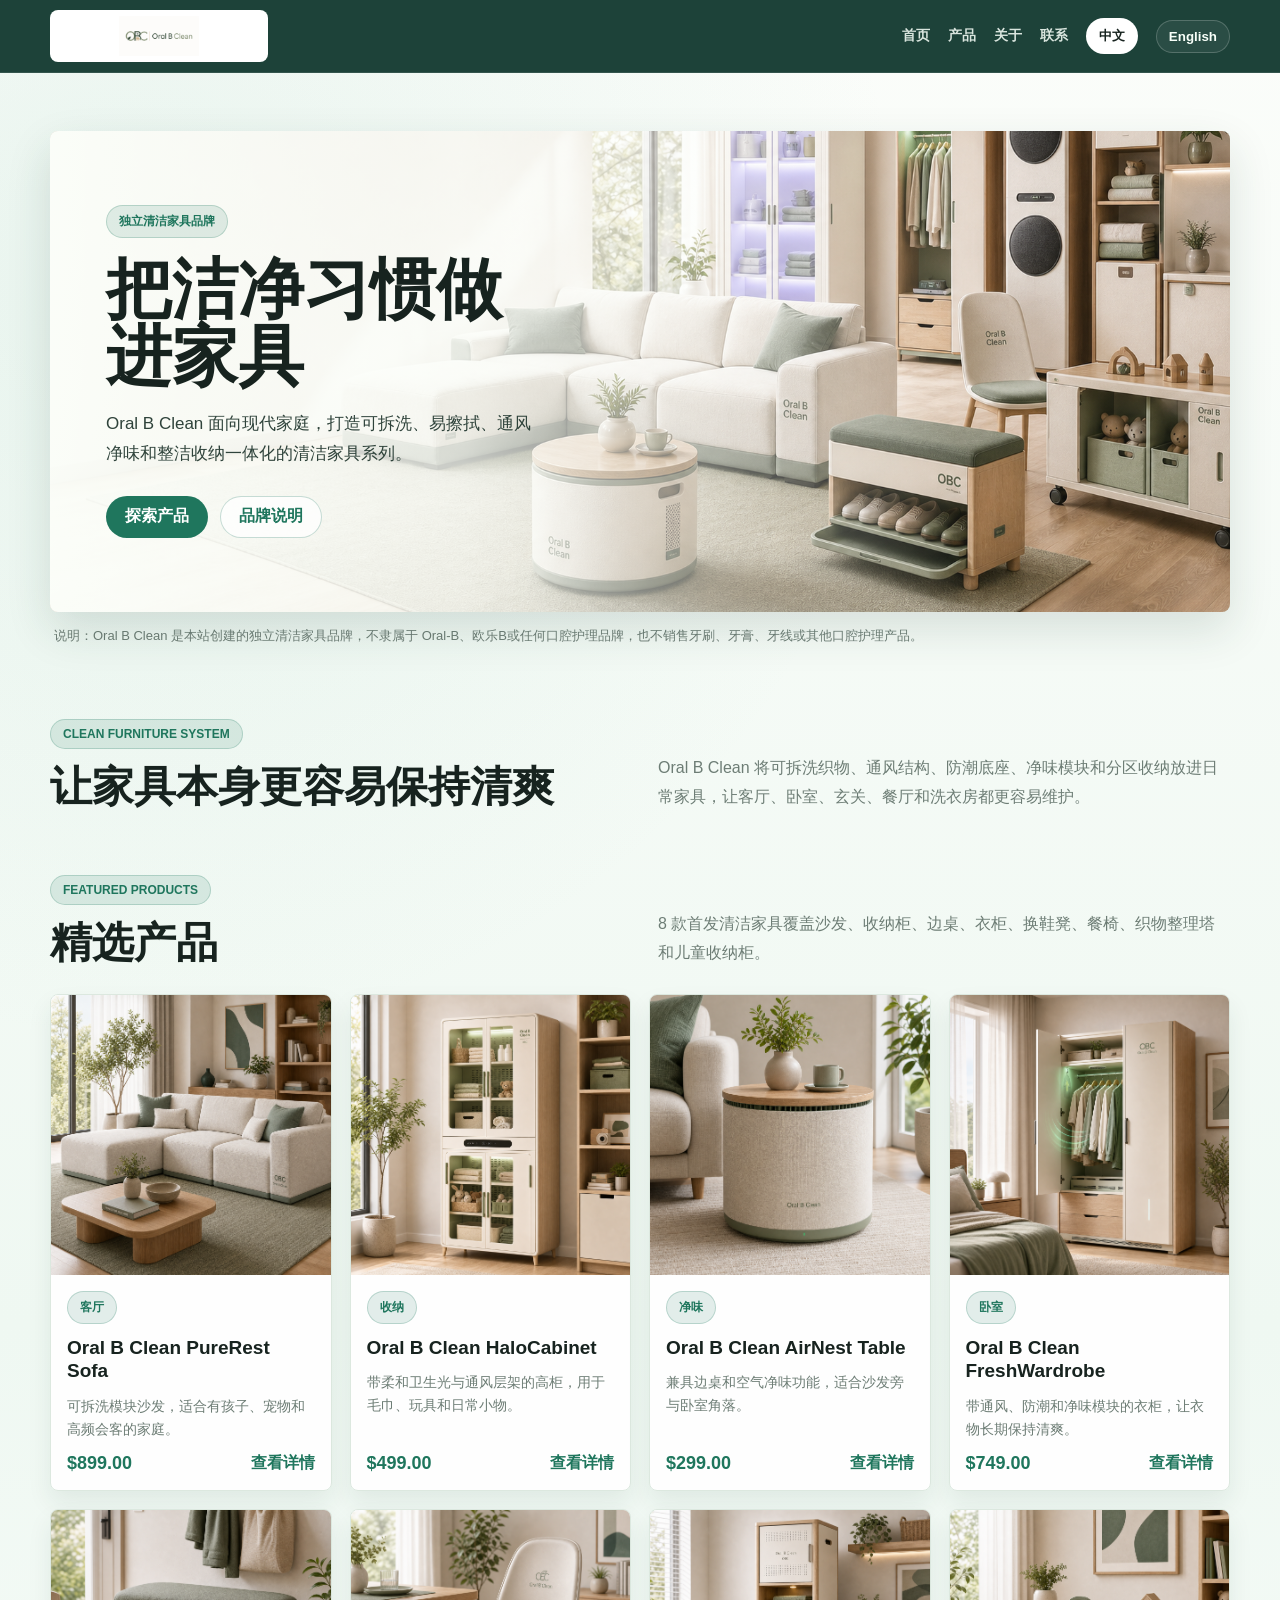
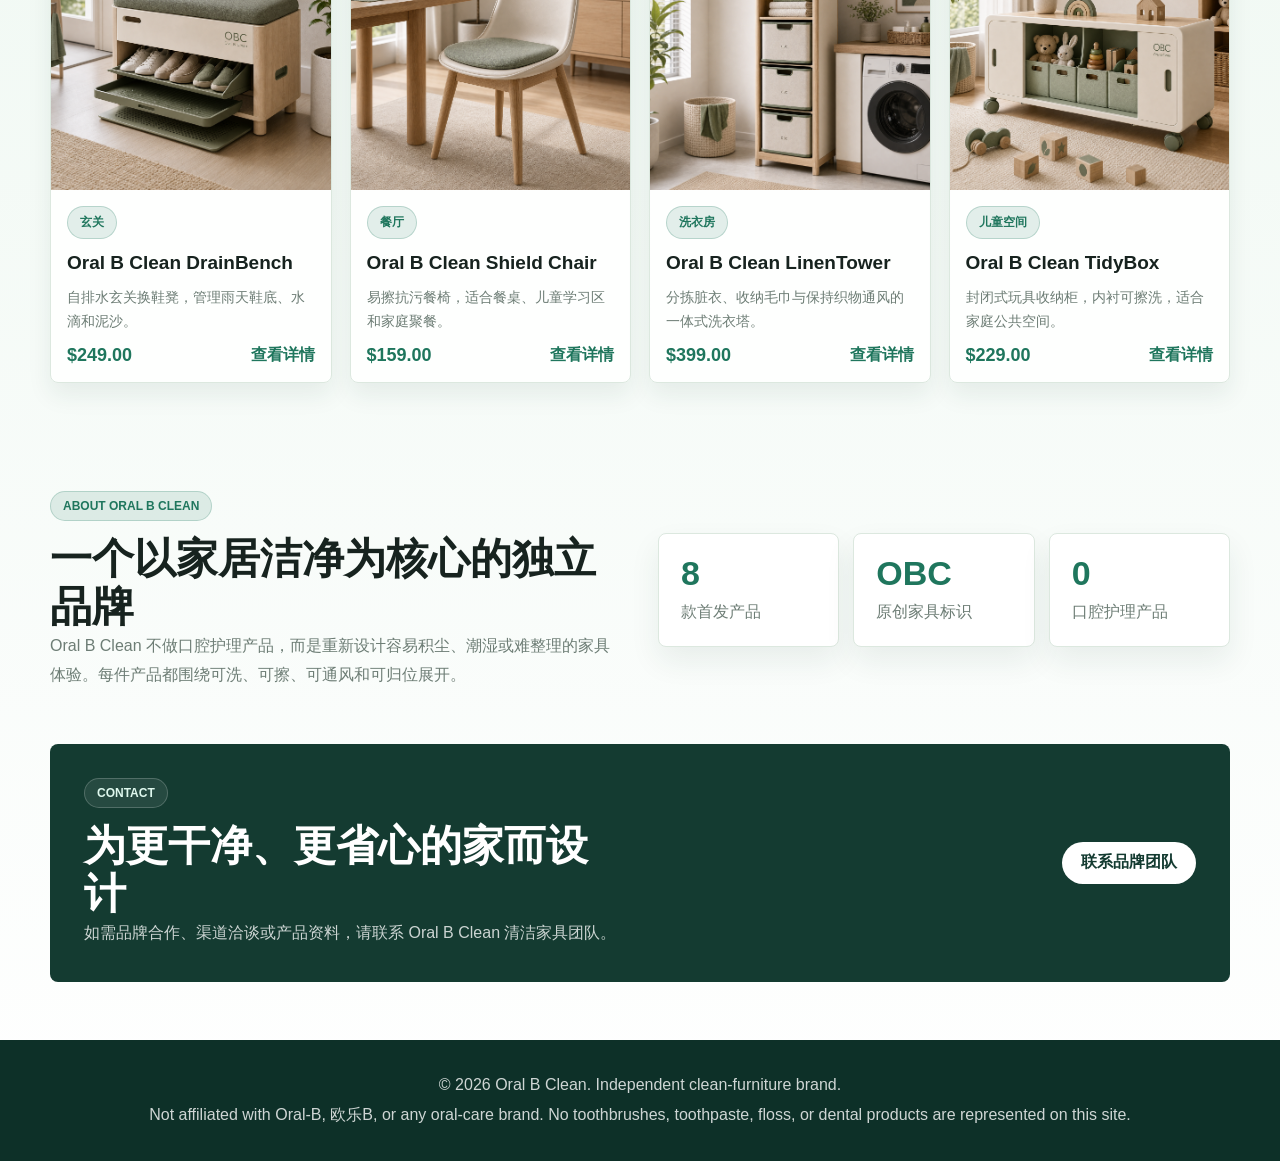
<file: index.html>
<!DOCTYPE html>
<html lang="zh-CN">
<head>
  <meta charset="UTF-8">
  <meta name="viewport" content="width=device-width, initial-scale=1.0">
  <title>Oral B Clean | Independent Clean Furniture</title>
  <meta name="description" content="Oral B Clean is an independent clean-furniture brand for washable, ventilated, easy-care home furniture.">
  <link rel="stylesheet" href="style.css">
</head>
<body>
  <header class="site-header">
    <nav class="nav-shell" aria-label="Primary navigation">
      <a class="brand-lockup" href="index.html" aria-label="Oral B Clean home">
        <img src="assets/oral-b-clean-logo.png" alt="Oral B Clean logo">
      </a>
      <div class="nav-links">
        <a href="#home" data-i18n="nav.home">首页</a>
        <a href="#products" data-i18n="nav.products">产品</a>
        <a href="#about" data-i18n="nav.about">关于</a>
        <a href="#contact" data-i18n="nav.contact">联系</a>
        <button class="lang-toggle active" type="button" data-lang="zh">中文</button>
        <button class="lang-toggle" type="button" data-lang="en">English</button>
      </div>
    </nav>
  </header>

  <main>
    <section class="hero-section" id="home">
      <div class="hero-card">
        <img class="hero-image" src="assets/hero-banner.png" alt="Oral B Clean furniture collection">
        <div class="hero-copy">
          <span class="eyebrow" data-i18n="hero.eyebrow">独立清洁家具品牌</span>
          <h1 data-i18n="hero.title">把洁净习惯做进家具</h1>
          <p data-i18n="hero.body">Oral B Clean 面向现代家庭，打造可拆洗、易擦拭、通风净味和整洁收纳一体化的清洁家具系列。</p>
          <div class="hero-actions">
            <a class="primary-btn" href="#products" data-i18n="hero.ctaProducts">探索产品</a>
            <a class="secondary-btn" href="#about" data-i18n="hero.ctaAbout">品牌说明</a>
          </div>
        </div>
      </div>
      <p class="brand-note" data-i18n="hero.note">说明：Oral B Clean 是本站创建的独立清洁家具品牌，不隶属于 Oral-B、欧乐B或任何口腔护理品牌，也不销售牙刷、牙膏、牙线或其他口腔护理产品。</p>
    </section>

    <section class="intro-band">
      <div class="intro-grid">
        <div>
          <span class="section-kicker" data-i18n="intro.kicker">Clean Furniture System</span>
          <h2 data-i18n="intro.title">让家具本身更容易保持清爽</h2>
        </div>
        <p data-i18n="intro.body">Oral B Clean 将可拆洗织物、通风结构、防潮底座、净味模块和分区收纳放进日常家具，让客厅、卧室、玄关、餐厅和洗衣房都更容易维护。</p>
      </div>
    </section>

    <section class="products-section" id="products">
      <div class="section-heading">
        <div>
          <span class="section-kicker" data-i18n="products.kicker">Featured Products</span>
          <h2 data-i18n="products.title">精选产品</h2>
        </div>
        <p data-i18n="products.body">8 款首发清洁家具覆盖沙发、收纳柜、边桌、衣柜、换鞋凳、餐椅、织物整理塔和儿童收纳柜。</p>
      </div>
      <div class="product-grid" id="productGrid" aria-live="polite"></div>
    </section>

    <section class="about-section" id="about">
      <div class="about-copy">
        <span class="section-kicker" data-i18n="about.kicker">About Oral B Clean</span>
        <h2 data-i18n="about.title">一个以家居洁净为核心的独立品牌</h2>
        <p data-i18n="about.body">Oral B Clean 不做口腔护理产品，而是重新设计容易积尘、潮湿或难整理的家具体验。每件产品都围绕可洗、可擦、可通风和可归位展开。</p>
      </div>
      <div class="stats-panel" aria-label="Brand highlights">
        <div>
          <strong>8</strong>
          <span data-i18n="about.statProducts">款首发产品</span>
        </div>
        <div>
          <strong>OBC</strong>
          <span data-i18n="about.statIdentity">原创家具标识</span>
        </div>
        <div>
          <strong>0</strong>
          <span data-i18n="about.statDental">口腔护理产品</span>
        </div>
      </div>
    </section>

    <section class="contact-section" id="contact">
      <div>
        <span class="section-kicker" data-i18n="contact.kicker">Contact</span>
        <h2 data-i18n="contact.title">为更干净、更省心的家而设计</h2>
        <p data-i18n="contact.body">如需品牌合作、渠道洽谈或产品资料，请联系 Oral B Clean 清洁家具团队。</p>
      </div>
      <a class="primary-btn" href="mailto:hello@oral-b-clean-home.example" data-i18n="contact.cta">联系品牌团队</a>
    </section>
  </main>

  <footer class="site-footer">
    <p data-i18n="footer.copy">© 2026 Oral B Clean. Independent clean-furniture brand.</p>
    <p data-i18n="footer.note">Not affiliated with Oral-B, 欧乐B, or any oral-care brand. No toothbrushes, toothpaste, floss, or dental products are represented on this site.</p>
  </footer>

  <script src="product-data.js"></script>
  <script src="site.js"></script>
</body>
</html>
</file>
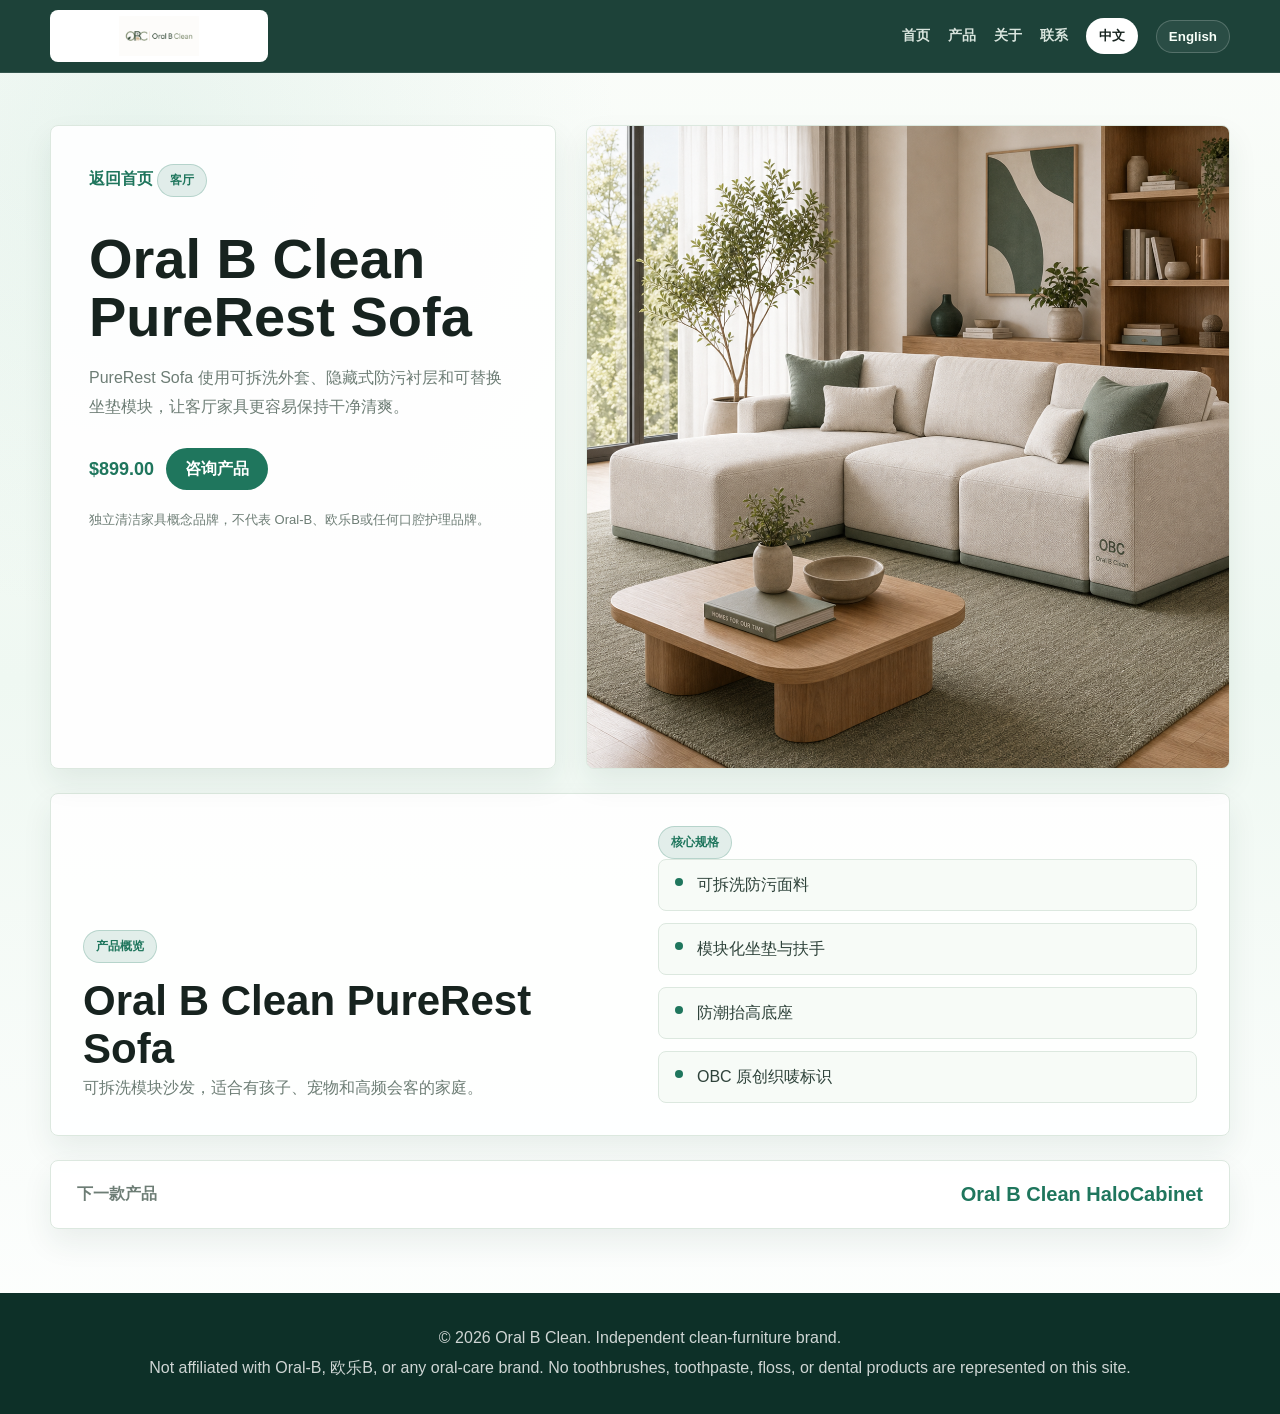
<file: product1.html>
<!DOCTYPE html>
<html lang="zh-CN">
<head>
  <meta charset="UTF-8">
  <meta name="viewport" content="width=device-width, initial-scale=1.0">
  <title>Oral B Clean Product | Independent Clean Furniture</title>
  <meta name="description" content="Oral B Clean independent clean-furniture product detail page.">
  <link rel="stylesheet" href="style.css">
</head>
<body>
  <header class="site-header">
    <nav class="nav-shell" aria-label="Primary navigation">
      <a class="brand-lockup" href="index.html" aria-label="Oral B Clean home">
        <img src="assets/oral-b-clean-logo.png" alt="Oral B Clean logo">
      </a>
      <div class="nav-links">
        <a href="index.html#home" data-i18n="nav.home">首页</a>
        <a href="index.html#products" data-i18n="nav.products">产品</a>
        <a href="index.html#about" data-i18n="nav.about">关于</a>
        <a href="index.html#contact" data-i18n="nav.contact">联系</a>
        <button class="lang-toggle active" type="button" data-lang="zh">中文</button>
        <button class="lang-toggle" type="button" data-lang="en">English</button>
      </div>
    </nav>
  </header>
  <main class="detail-wrap" data-product-detail="1"></main>
  <footer class="site-footer">
    <p data-i18n="footer.copy">© 2026 Oral B Clean. Independent clean-furniture brand.</p>
    <p data-i18n="footer.note">Not affiliated with Oral-B, 欧乐B, or any oral-care brand. No toothbrushes, toothpaste, floss, or dental products are represented on this site.</p>
  </footer>
  <script src="product-data.js"></script>
  <script src="site.js"></script>
</body>
</html>
</file>
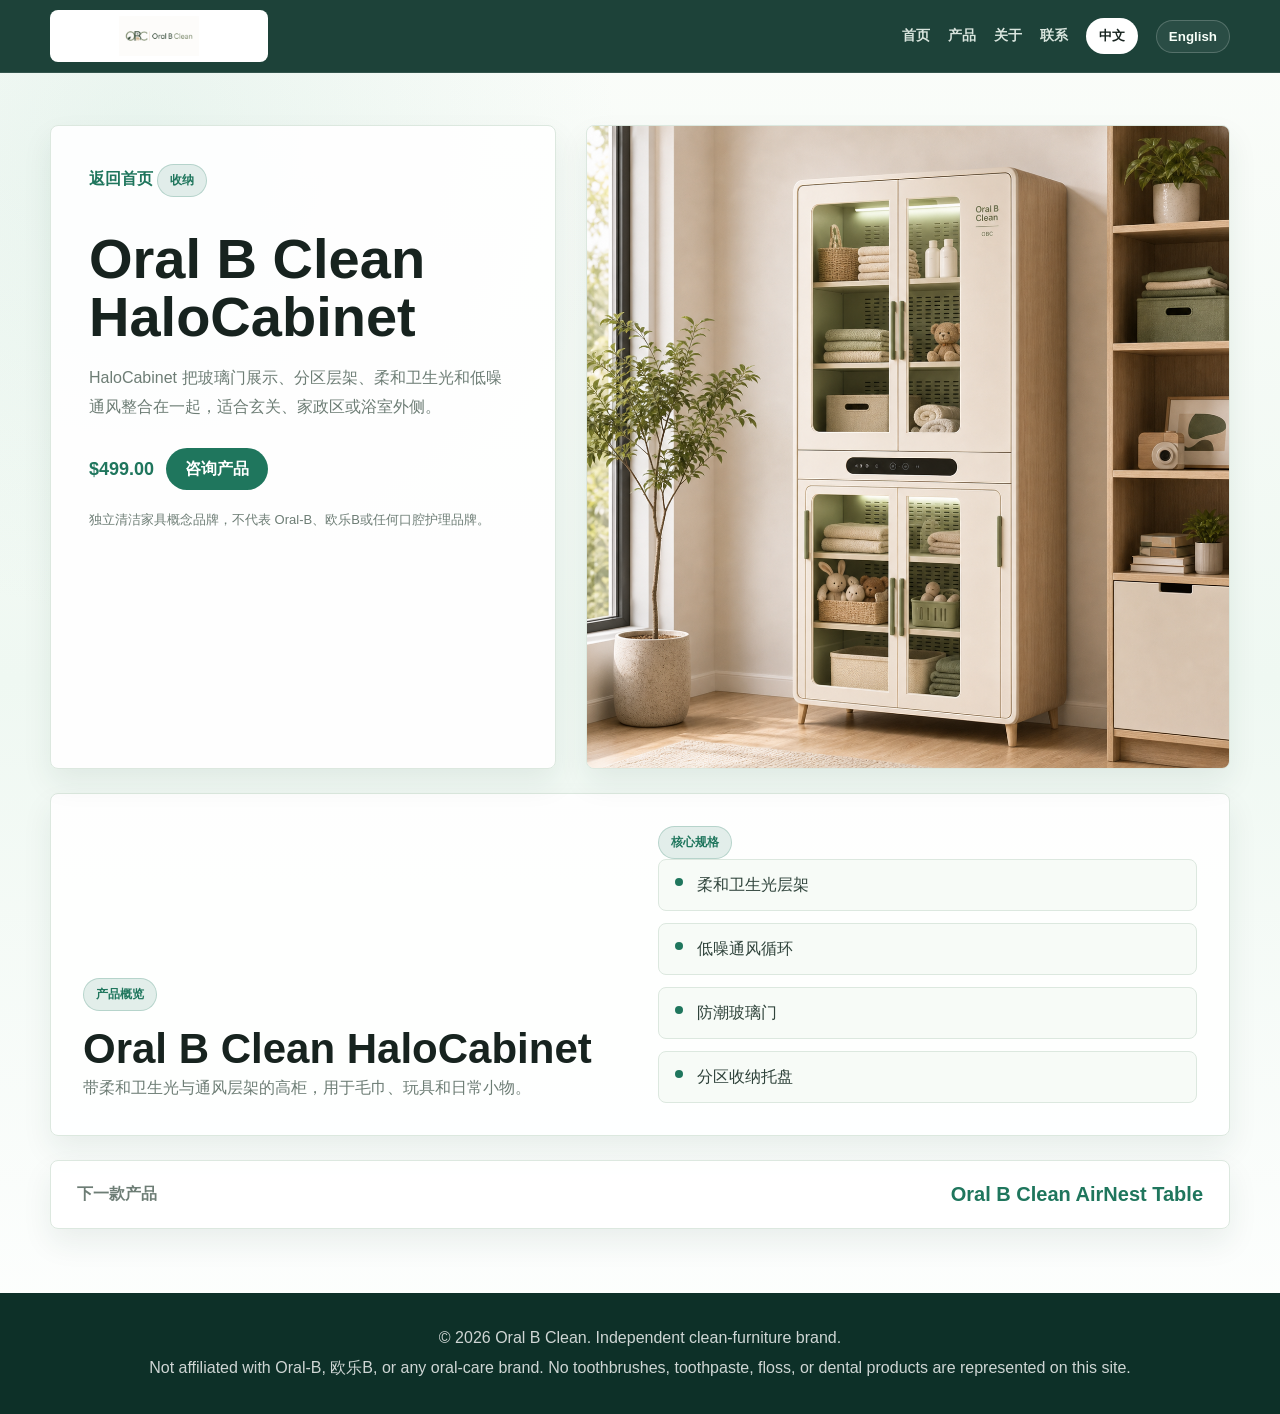
<file: product2.html>
<!DOCTYPE html>
<html lang="zh-CN">
<head>
  <meta charset="UTF-8">
  <meta name="viewport" content="width=device-width, initial-scale=1.0">
  <title>Oral B Clean Product | Independent Clean Furniture</title>
  <meta name="description" content="Oral B Clean independent clean-furniture product detail page.">
  <link rel="stylesheet" href="style.css">
</head>
<body>
  <header class="site-header">
    <nav class="nav-shell" aria-label="Primary navigation">
      <a class="brand-lockup" href="index.html" aria-label="Oral B Clean home">
        <img src="assets/oral-b-clean-logo.png" alt="Oral B Clean logo">
      </a>
      <div class="nav-links">
        <a href="index.html#home" data-i18n="nav.home">首页</a>
        <a href="index.html#products" data-i18n="nav.products">产品</a>
        <a href="index.html#about" data-i18n="nav.about">关于</a>
        <a href="index.html#contact" data-i18n="nav.contact">联系</a>
        <button class="lang-toggle active" type="button" data-lang="zh">中文</button>
        <button class="lang-toggle" type="button" data-lang="en">English</button>
      </div>
    </nav>
  </header>
  <main class="detail-wrap" data-product-detail="2"></main>
  <footer class="site-footer">
    <p data-i18n="footer.copy">© 2026 Oral B Clean. Independent clean-furniture brand.</p>
    <p data-i18n="footer.note">Not affiliated with Oral-B, 欧乐B, or any oral-care brand. No toothbrushes, toothpaste, floss, or dental products are represented on this site.</p>
  </footer>
  <script src="product-data.js"></script>
  <script src="site.js"></script>
</body>
</html>
</file>
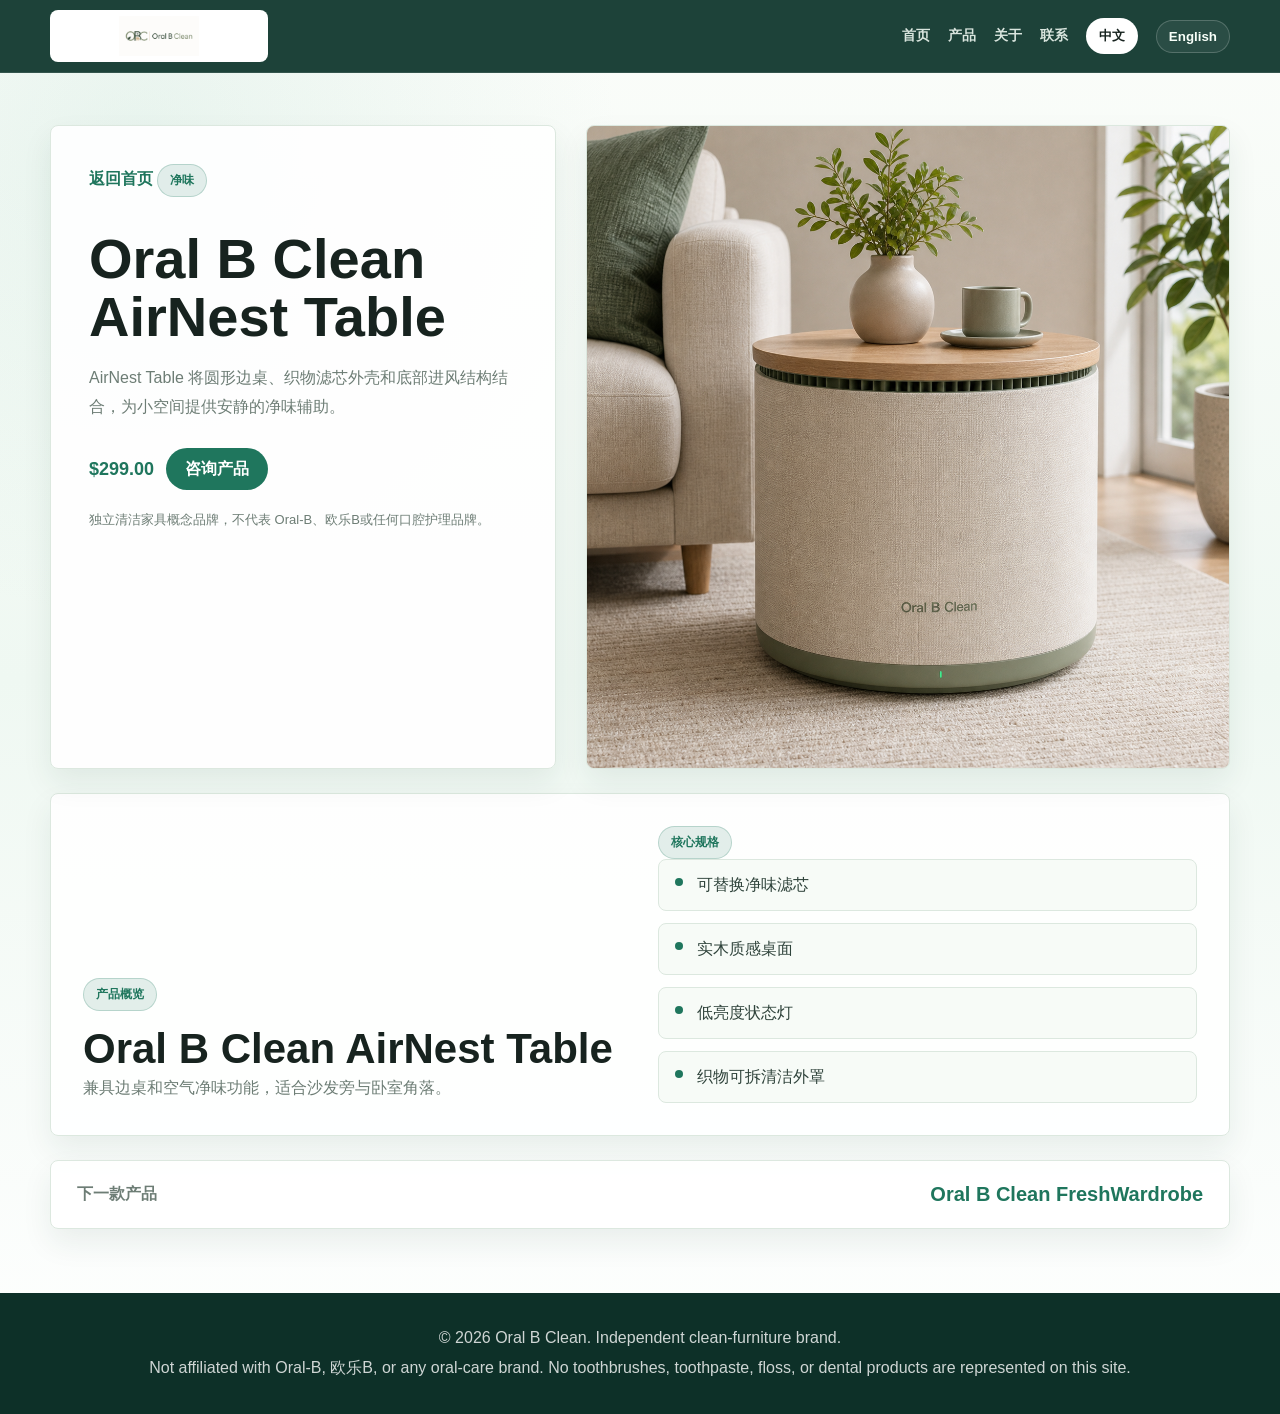
<file: product3.html>
<!DOCTYPE html>
<html lang="zh-CN">
<head>
  <meta charset="UTF-8">
  <meta name="viewport" content="width=device-width, initial-scale=1.0">
  <title>Oral B Clean Product | Independent Clean Furniture</title>
  <meta name="description" content="Oral B Clean independent clean-furniture product detail page.">
  <link rel="stylesheet" href="style.css">
</head>
<body>
  <header class="site-header">
    <nav class="nav-shell" aria-label="Primary navigation">
      <a class="brand-lockup" href="index.html" aria-label="Oral B Clean home">
        <img src="assets/oral-b-clean-logo.png" alt="Oral B Clean logo">
      </a>
      <div class="nav-links">
        <a href="index.html#home" data-i18n="nav.home">首页</a>
        <a href="index.html#products" data-i18n="nav.products">产品</a>
        <a href="index.html#about" data-i18n="nav.about">关于</a>
        <a href="index.html#contact" data-i18n="nav.contact">联系</a>
        <button class="lang-toggle active" type="button" data-lang="zh">中文</button>
        <button class="lang-toggle" type="button" data-lang="en">English</button>
      </div>
    </nav>
  </header>
  <main class="detail-wrap" data-product-detail="3"></main>
  <footer class="site-footer">
    <p data-i18n="footer.copy">© 2026 Oral B Clean. Independent clean-furniture brand.</p>
    <p data-i18n="footer.note">Not affiliated with Oral-B, 欧乐B, or any oral-care brand. No toothbrushes, toothpaste, floss, or dental products are represented on this site.</p>
  </footer>
  <script src="product-data.js"></script>
  <script src="site.js"></script>
</body>
</html>
</file>
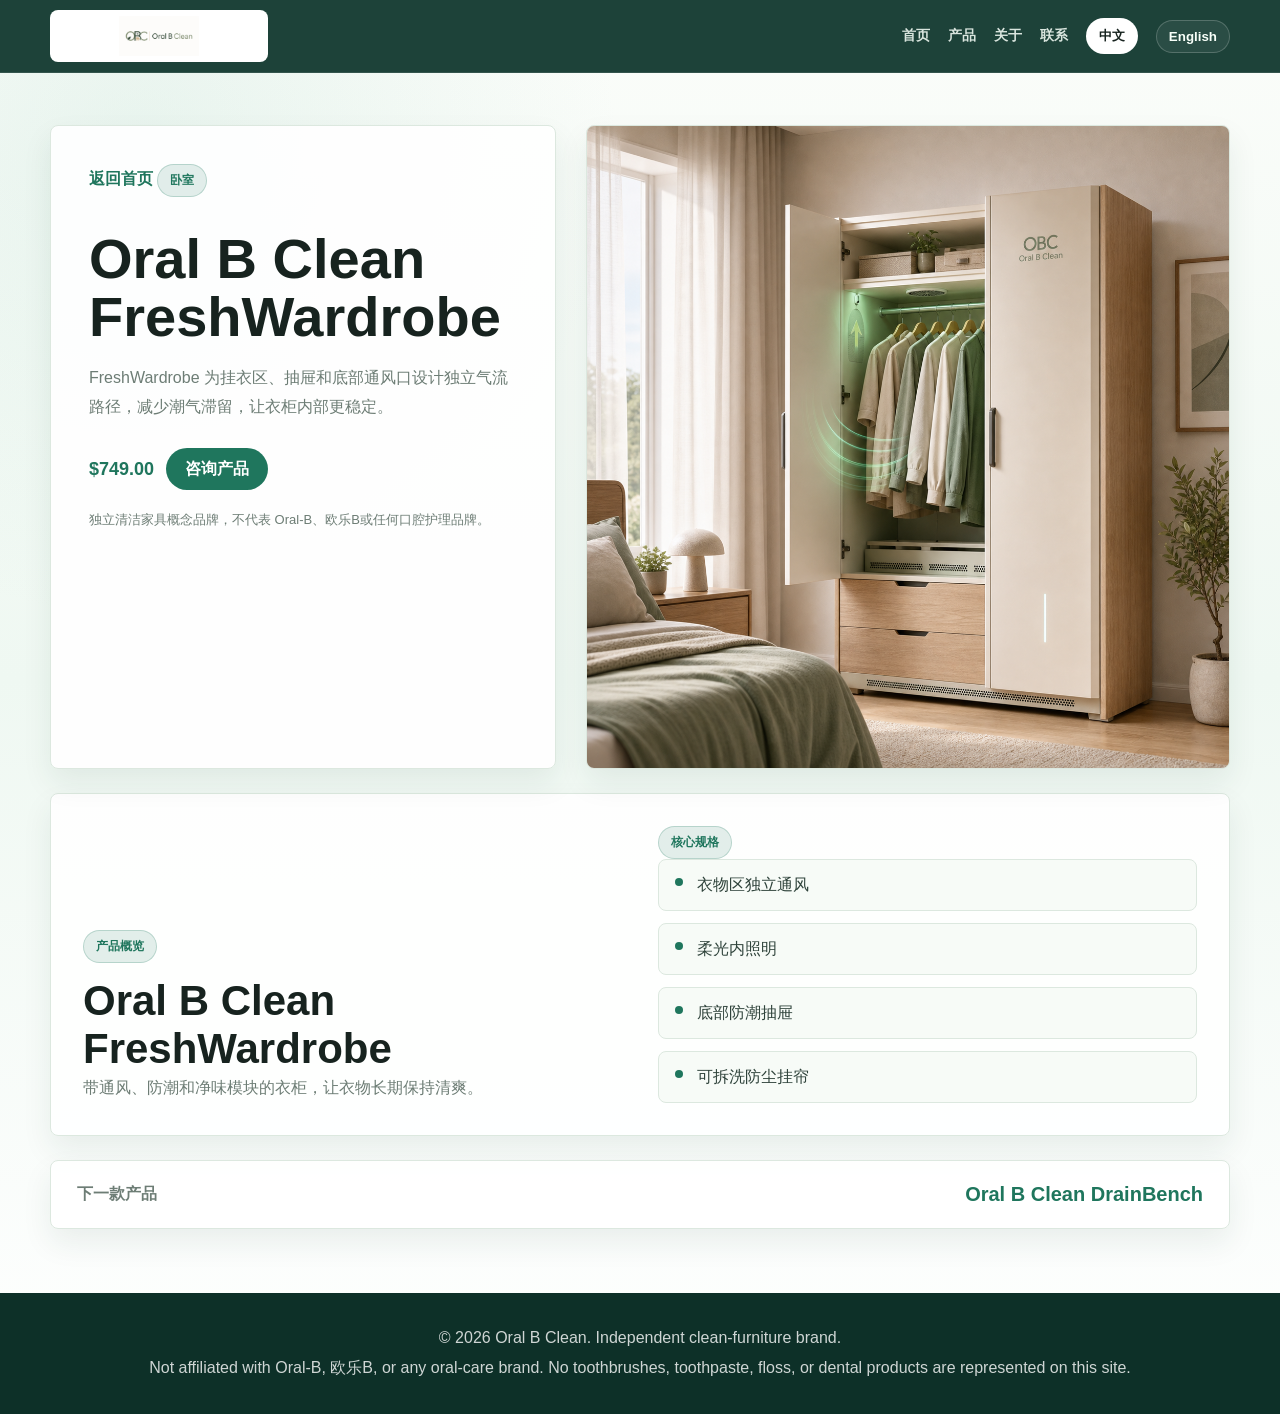
<file: product4.html>
<!DOCTYPE html>
<html lang="zh-CN">
<head>
  <meta charset="UTF-8">
  <meta name="viewport" content="width=device-width, initial-scale=1.0">
  <title>Oral B Clean Product | Independent Clean Furniture</title>
  <meta name="description" content="Oral B Clean independent clean-furniture product detail page.">
  <link rel="stylesheet" href="style.css">
</head>
<body>
  <header class="site-header">
    <nav class="nav-shell" aria-label="Primary navigation">
      <a class="brand-lockup" href="index.html" aria-label="Oral B Clean home">
        <img src="assets/oral-b-clean-logo.png" alt="Oral B Clean logo">
      </a>
      <div class="nav-links">
        <a href="index.html#home" data-i18n="nav.home">首页</a>
        <a href="index.html#products" data-i18n="nav.products">产品</a>
        <a href="index.html#about" data-i18n="nav.about">关于</a>
        <a href="index.html#contact" data-i18n="nav.contact">联系</a>
        <button class="lang-toggle active" type="button" data-lang="zh">中文</button>
        <button class="lang-toggle" type="button" data-lang="en">English</button>
      </div>
    </nav>
  </header>
  <main class="detail-wrap" data-product-detail="4"></main>
  <footer class="site-footer">
    <p data-i18n="footer.copy">© 2026 Oral B Clean. Independent clean-furniture brand.</p>
    <p data-i18n="footer.note">Not affiliated with Oral-B, 欧乐B, or any oral-care brand. No toothbrushes, toothpaste, floss, or dental products are represented on this site.</p>
  </footer>
  <script src="product-data.js"></script>
  <script src="site.js"></script>
</body>
</html>
</file>
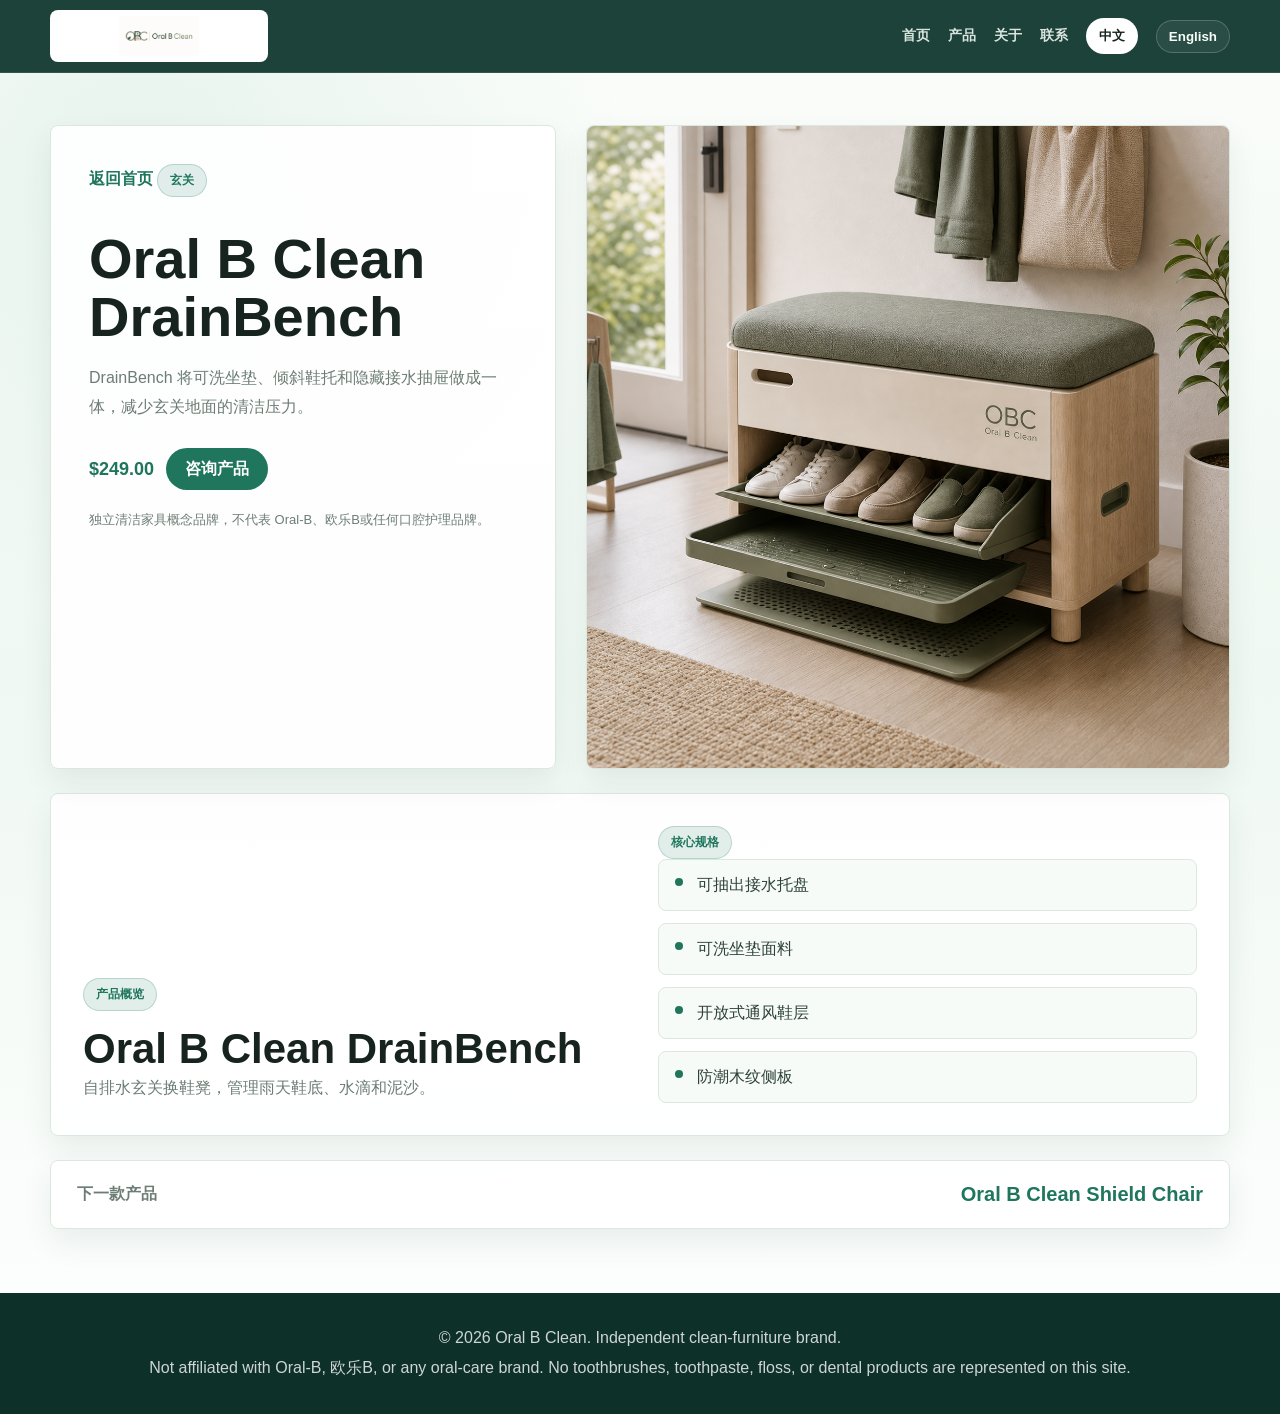
<file: product5.html>
<!DOCTYPE html>
<html lang="zh-CN">
<head>
  <meta charset="UTF-8">
  <meta name="viewport" content="width=device-width, initial-scale=1.0">
  <title>Oral B Clean Product | Independent Clean Furniture</title>
  <meta name="description" content="Oral B Clean independent clean-furniture product detail page.">
  <link rel="stylesheet" href="style.css">
</head>
<body>
  <header class="site-header">
    <nav class="nav-shell" aria-label="Primary navigation">
      <a class="brand-lockup" href="index.html" aria-label="Oral B Clean home">
        <img src="assets/oral-b-clean-logo.png" alt="Oral B Clean logo">
      </a>
      <div class="nav-links">
        <a href="index.html#home" data-i18n="nav.home">首页</a>
        <a href="index.html#products" data-i18n="nav.products">产品</a>
        <a href="index.html#about" data-i18n="nav.about">关于</a>
        <a href="index.html#contact" data-i18n="nav.contact">联系</a>
        <button class="lang-toggle active" type="button" data-lang="zh">中文</button>
        <button class="lang-toggle" type="button" data-lang="en">English</button>
      </div>
    </nav>
  </header>
  <main class="detail-wrap" data-product-detail="5"></main>
  <footer class="site-footer">
    <p data-i18n="footer.copy">© 2026 Oral B Clean. Independent clean-furniture brand.</p>
    <p data-i18n="footer.note">Not affiliated with Oral-B, 欧乐B, or any oral-care brand. No toothbrushes, toothpaste, floss, or dental products are represented on this site.</p>
  </footer>
  <script src="product-data.js"></script>
  <script src="site.js"></script>
</body>
</html>
</file>
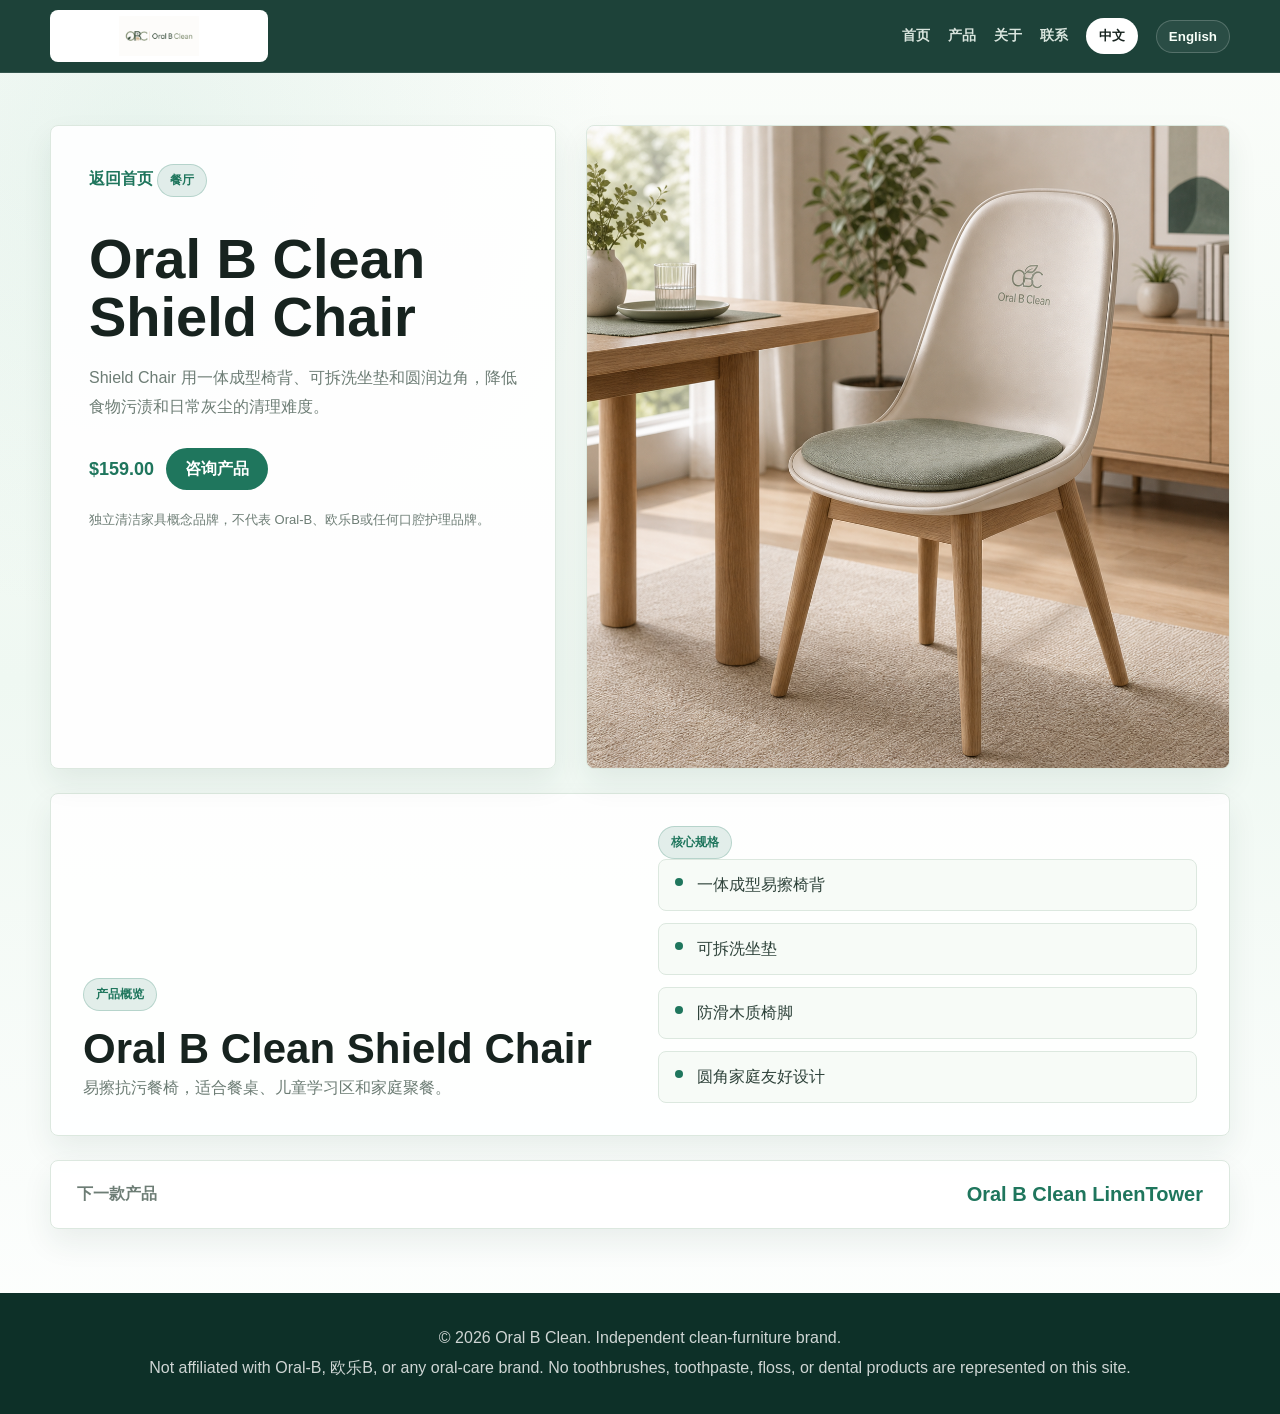
<file: product6.html>
<!DOCTYPE html>
<html lang="zh-CN">
<head>
  <meta charset="UTF-8">
  <meta name="viewport" content="width=device-width, initial-scale=1.0">
  <title>Oral B Clean Product | Independent Clean Furniture</title>
  <meta name="description" content="Oral B Clean independent clean-furniture product detail page.">
  <link rel="stylesheet" href="style.css">
</head>
<body>
  <header class="site-header">
    <nav class="nav-shell" aria-label="Primary navigation">
      <a class="brand-lockup" href="index.html" aria-label="Oral B Clean home">
        <img src="assets/oral-b-clean-logo.png" alt="Oral B Clean logo">
      </a>
      <div class="nav-links">
        <a href="index.html#home" data-i18n="nav.home">首页</a>
        <a href="index.html#products" data-i18n="nav.products">产品</a>
        <a href="index.html#about" data-i18n="nav.about">关于</a>
        <a href="index.html#contact" data-i18n="nav.contact">联系</a>
        <button class="lang-toggle active" type="button" data-lang="zh">中文</button>
        <button class="lang-toggle" type="button" data-lang="en">English</button>
      </div>
    </nav>
  </header>
  <main class="detail-wrap" data-product-detail="6"></main>
  <footer class="site-footer">
    <p data-i18n="footer.copy">© 2026 Oral B Clean. Independent clean-furniture brand.</p>
    <p data-i18n="footer.note">Not affiliated with Oral-B, 欧乐B, or any oral-care brand. No toothbrushes, toothpaste, floss, or dental products are represented on this site.</p>
  </footer>
  <script src="product-data.js"></script>
  <script src="site.js"></script>
</body>
</html>
</file>
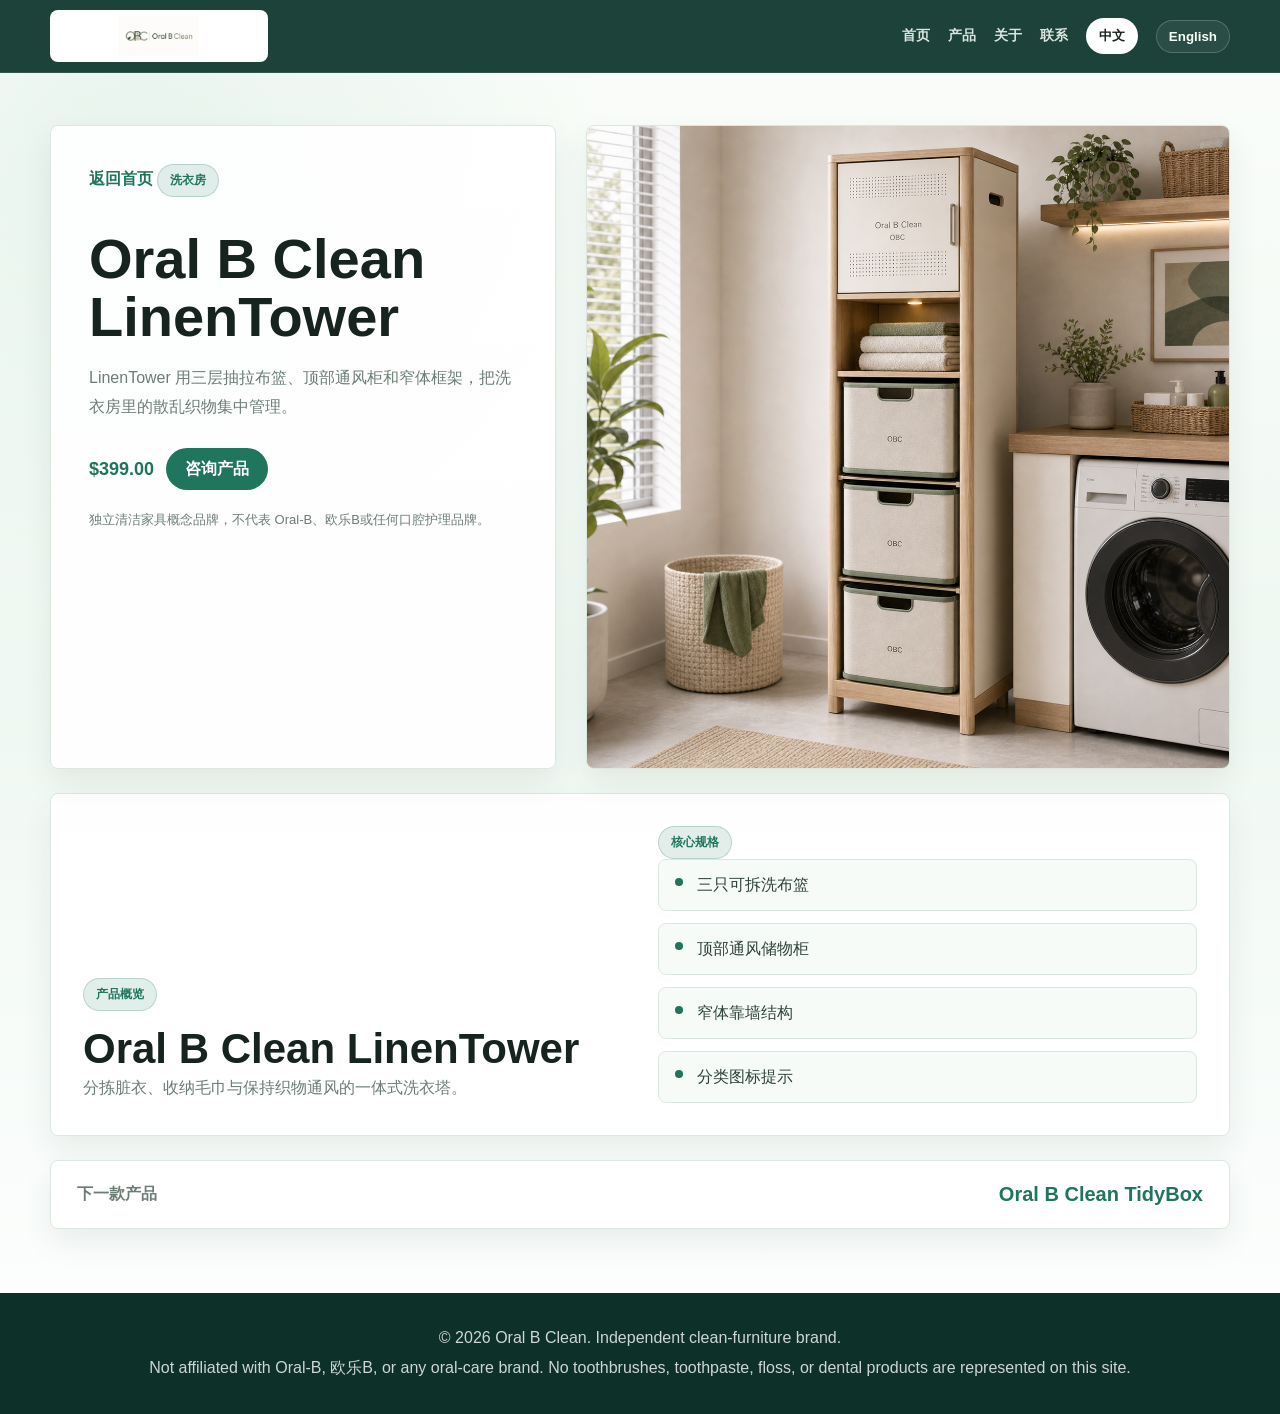
<file: product7.html>
<!DOCTYPE html>
<html lang="zh-CN">
<head>
  <meta charset="UTF-8">
  <meta name="viewport" content="width=device-width, initial-scale=1.0">
  <title>Oral B Clean Product | Independent Clean Furniture</title>
  <meta name="description" content="Oral B Clean independent clean-furniture product detail page.">
  <link rel="stylesheet" href="style.css">
</head>
<body>
  <header class="site-header">
    <nav class="nav-shell" aria-label="Primary navigation">
      <a class="brand-lockup" href="index.html" aria-label="Oral B Clean home">
        <img src="assets/oral-b-clean-logo.png" alt="Oral B Clean logo">
      </a>
      <div class="nav-links">
        <a href="index.html#home" data-i18n="nav.home">首页</a>
        <a href="index.html#products" data-i18n="nav.products">产品</a>
        <a href="index.html#about" data-i18n="nav.about">关于</a>
        <a href="index.html#contact" data-i18n="nav.contact">联系</a>
        <button class="lang-toggle active" type="button" data-lang="zh">中文</button>
        <button class="lang-toggle" type="button" data-lang="en">English</button>
      </div>
    </nav>
  </header>
  <main class="detail-wrap" data-product-detail="7"></main>
  <footer class="site-footer">
    <p data-i18n="footer.copy">© 2026 Oral B Clean. Independent clean-furniture brand.</p>
    <p data-i18n="footer.note">Not affiliated with Oral-B, 欧乐B, or any oral-care brand. No toothbrushes, toothpaste, floss, or dental products are represented on this site.</p>
  </footer>
  <script src="product-data.js"></script>
  <script src="site.js"></script>
</body>
</html>
</file>
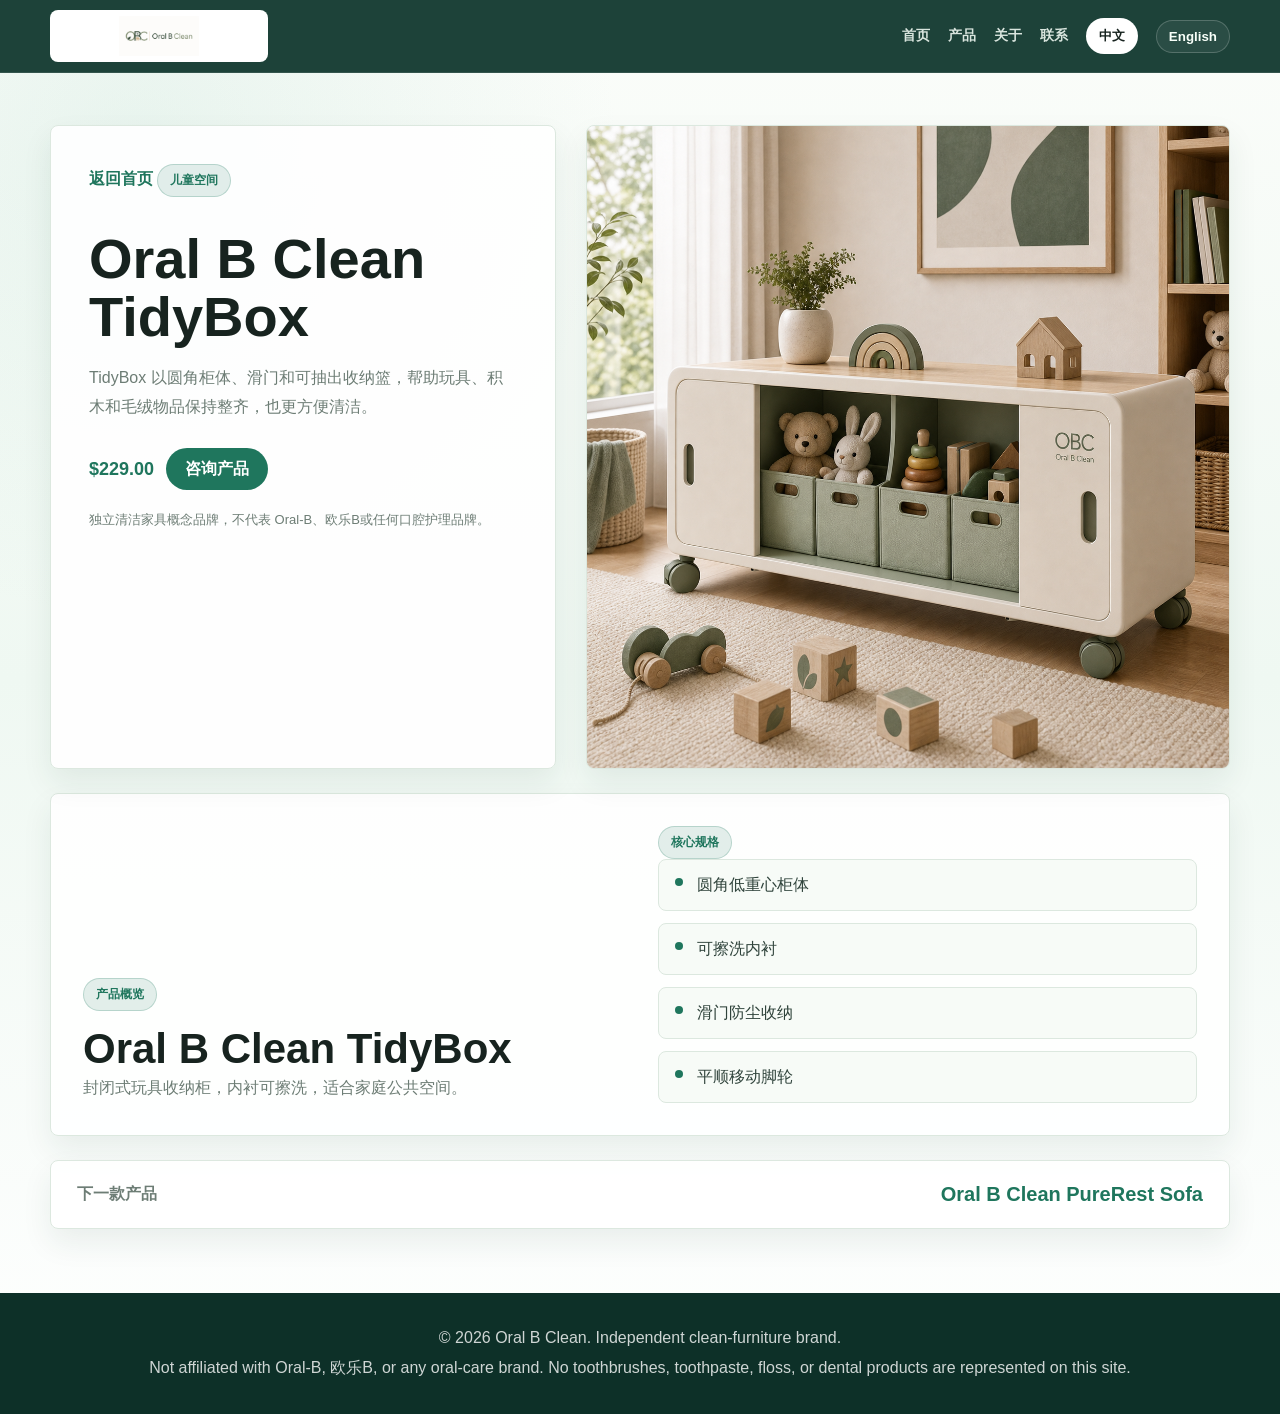
<file: product8.html>
<!DOCTYPE html>
<html lang="zh-CN">
<head>
  <meta charset="UTF-8">
  <meta name="viewport" content="width=device-width, initial-scale=1.0">
  <title>Oral B Clean Product | Independent Clean Furniture</title>
  <meta name="description" content="Oral B Clean independent clean-furniture product detail page.">
  <link rel="stylesheet" href="style.css">
</head>
<body>
  <header class="site-header">
    <nav class="nav-shell" aria-label="Primary navigation">
      <a class="brand-lockup" href="index.html" aria-label="Oral B Clean home">
        <img src="assets/oral-b-clean-logo.png" alt="Oral B Clean logo">
      </a>
      <div class="nav-links">
        <a href="index.html#home" data-i18n="nav.home">首页</a>
        <a href="index.html#products" data-i18n="nav.products">产品</a>
        <a href="index.html#about" data-i18n="nav.about">关于</a>
        <a href="index.html#contact" data-i18n="nav.contact">联系</a>
        <button class="lang-toggle active" type="button" data-lang="zh">中文</button>
        <button class="lang-toggle" type="button" data-lang="en">English</button>
      </div>
    </nav>
  </header>
  <main class="detail-wrap" data-product-detail="8"></main>
  <footer class="site-footer">
    <p data-i18n="footer.copy">© 2026 Oral B Clean. Independent clean-furniture brand.</p>
    <p data-i18n="footer.note">Not affiliated with Oral-B, 欧乐B, or any oral-care brand. No toothbrushes, toothpaste, floss, or dental products are represented on this site.</p>
  </footer>
  <script src="product-data.js"></script>
  <script src="site.js"></script>
</body>
</html>
</file>
<file: style.css>
:root {
  --ink: #17231f;
  --ink-soft: #2f433b;
  --nav: #143b31;
  --green: #1f765d;
  --sage: #9bcfbd;
  --paper: #f7fbf7;
  --panel: #ffffff;
  --line: #dce8df;
  --muted: #6d7d75;
  --wood: #d8b989;
  --shadow: 0 18px 45px rgba(26, 62, 48, 0.14);
}

* {
  box-sizing: border-box;
}

html {
  scroll-behavior: smooth;
}

body {
  margin: 0;
  font-family: Arial, "Microsoft YaHei", sans-serif;
  color: var(--ink);
  background:
    radial-gradient(circle at 11% 10%, rgba(155, 207, 189, 0.18), transparent 28%),
    linear-gradient(180deg, #fbfdfa 0%, #eff8f2 48%, #ffffff 100%);
}

a {
  color: inherit;
  text-decoration: none;
}

img {
  display: block;
  max-width: 100%;
}

.site-header {
  position: sticky;
  top: 0;
  z-index: 20;
  background: rgba(20, 59, 49, 0.96);
  border-bottom: 1px solid rgba(255, 255, 255, 0.1);
}

.nav-shell {
  width: min(1180px, calc(100% - 32px));
  min-height: 72px;
  margin: 0 auto;
  display: flex;
  align-items: center;
  justify-content: space-between;
  gap: 24px;
}

.brand-lockup {
  display: flex;
  align-items: center;
  height: 54px;
}

.brand-lockup img {
  width: 218px;
  height: 52px;
  object-fit: contain;
  background: #ffffff;
  border-radius: 8px;
  padding: 6px 12px;
}

.nav-links {
  display: flex;
  align-items: center;
  gap: 18px;
  color: #f8fff9;
  font-size: 14px;
  font-weight: 700;
}

.nav-links a {
  opacity: 0.86;
}

.nav-links a:hover {
  opacity: 1;
}

.lang-toggle {
  border: 1px solid rgba(255, 255, 255, 0.2);
  background: rgba(255, 255, 255, 0.06);
  color: #f8fff9;
  border-radius: 999px;
  padding: 8px 12px;
  font-weight: 700;
  cursor: pointer;
}

.lang-toggle.active {
  background: #ffffff;
  color: var(--ink);
}

.hero-section {
  width: min(1180px, calc(100% - 32px));
  margin: 58px auto 36px;
}

.hero-card {
  position: relative;
  min-height: 470px;
  overflow: hidden;
  border-radius: 8px;
  background: #eff8f2;
  box-shadow: var(--shadow);
}

.hero-image {
  position: absolute;
  inset: 0;
  width: 100%;
  height: 100%;
  object-fit: cover;
}

.hero-card::after {
  content: "";
  position: absolute;
  inset: 0;
  background: linear-gradient(90deg, rgba(252, 255, 250, 0.96) 0%, rgba(252, 255, 250, 0.78) 35%, rgba(252, 255, 250, 0.04) 78%);
}

.hero-copy {
  position: relative;
  z-index: 2;
  width: min(540px, 100%);
  padding: 74px 56px;
}

.eyebrow,
.section-kicker,
.product-category {
  display: inline-flex;
  align-items: center;
  width: fit-content;
  border-radius: 999px;
  background: rgba(31, 118, 93, 0.12);
  color: var(--green);
  border: 1px solid rgba(31, 118, 93, 0.22);
  padding: 7px 12px;
  font-size: 12px;
  font-weight: 800;
  text-transform: uppercase;
}

.hero-copy h1 {
  margin: 18px 0;
  font-size: clamp(38px, 7vw, 66px);
  line-height: 1.02;
}

.hero-copy p {
  margin: 0;
  color: var(--ink-soft);
  font-size: 17px;
  line-height: 1.8;
}

.hero-actions,
.detail-actions {
  display: flex;
  align-items: center;
  flex-wrap: wrap;
  gap: 12px;
  margin-top: 26px;
}

.primary-btn,
.secondary-btn {
  display: inline-flex;
  align-items: center;
  justify-content: center;
  min-height: 42px;
  border-radius: 999px;
  padding: 0 18px;
  font-weight: 800;
  border: 1px solid transparent;
}

.primary-btn {
  background: var(--green);
  color: #ffffff;
}

.secondary-btn {
  color: var(--green);
  border-color: rgba(31, 118, 93, 0.25);
  background: rgba(255, 255, 255, 0.74);
}

.brand-note {
  margin: 14px 4px 0;
  color: var(--muted);
  font-size: 13px;
  line-height: 1.6;
}

.intro-band,
.products-section,
.about-section,
.contact-section,
.detail-wrap {
  width: min(1180px, calc(100% - 32px));
  margin: 0 auto;
}

.intro-band {
  padding: 36px 0;
}

.intro-grid,
.section-heading,
.about-section,
.contact-section,
.detail-info {
  display: grid;
  grid-template-columns: 1fr 1fr;
  gap: 36px;
  align-items: end;
}

.intro-grid h2,
.section-heading h2,
.about-copy h2,
.contact-section h2,
.detail-info h2 {
  margin: 14px 0 0;
  font-size: clamp(28px, 4vw, 42px);
  line-height: 1.16;
}

.intro-grid p,
.section-heading p,
.about-copy p,
.contact-section p,
.detail-info p {
  margin: 0;
  color: var(--muted);
  line-height: 1.8;
}

.products-section {
  padding: 28px 0 54px;
}

.product-grid {
  display: grid;
  grid-template-columns: repeat(4, 1fr);
  gap: 18px;
  margin-top: 26px;
}

.product-card {
  display: flex;
  flex-direction: column;
  overflow: hidden;
  background: rgba(255, 255, 255, 0.92);
  border: 1px solid var(--line);
  border-radius: 8px;
  box-shadow: 0 12px 25px rgba(28, 58, 45, 0.08);
}

.product-image-link {
  display: block;
  aspect-ratio: 1 / 1;
  background: #f0f6f2;
  overflow: hidden;
}

.product-card img {
  width: 100%;
  height: 100%;
  object-fit: cover;
  transition: transform 180ms ease;
}

.product-card:hover img {
  transform: scale(1.035);
}

.product-card-body {
  display: flex;
  flex: 1;
  flex-direction: column;
  gap: 12px;
  padding: 16px;
}

.product-card h3 {
  margin: 0;
  font-size: 19px;
  line-height: 1.25;
}

.product-card p {
  margin: 0;
  color: var(--muted);
  line-height: 1.65;
  font-size: 14px;
}

.product-meta {
  display: flex;
  align-items: center;
  justify-content: space-between;
  gap: 12px;
  margin-top: auto;
}

.product-meta strong,
.detail-actions strong {
  color: var(--green);
  font-size: 18px;
}

.product-meta a {
  color: var(--green);
  font-weight: 800;
}

.about-section {
  align-items: center;
  padding: 54px 0;
}

.stats-panel {
  display: grid;
  grid-template-columns: repeat(3, 1fr);
  gap: 14px;
}

.stats-panel div {
  border-radius: 8px;
  background: #ffffff;
  border: 1px solid var(--line);
  padding: 22px;
  box-shadow: 0 14px 30px rgba(28, 58, 45, 0.08);
}

.stats-panel strong {
  display: block;
  color: var(--green);
  font-size: 34px;
  line-height: 1;
}

.stats-panel span {
  display: block;
  margin-top: 10px;
  color: var(--muted);
  line-height: 1.5;
}

.contact-section {
  align-items: center;
  margin-bottom: 58px;
  padding: 34px;
  background: var(--nav);
  color: #ffffff;
  border-radius: 8px;
}

.contact-section p {
  color: rgba(255, 255, 255, 0.78);
}

.contact-section .section-kicker {
  color: #dff8ee;
  border-color: rgba(255, 255, 255, 0.2);
  background: rgba(255, 255, 255, 0.08);
}

.contact-section .primary-btn {
  justify-self: end;
  color: var(--nav);
  background: #ffffff;
}

.site-footer {
  background: #0d3028;
  color: rgba(255, 255, 255, 0.8);
  padding: 28px 16px;
  text-align: center;
  line-height: 1.65;
}

.site-footer p {
  margin: 4px 0;
}

.detail-wrap {
  padding: 52px 0 64px;
}

.detail-hero {
  display: grid;
  grid-template-columns: minmax(0, 0.88fr) minmax(0, 1.12fr);
  gap: 30px;
  align-items: stretch;
}

.detail-copy,
.detail-image-panel,
.detail-info,
.next-product {
  border: 1px solid var(--line);
  border-radius: 8px;
  background: rgba(255, 255, 255, 0.92);
  box-shadow: 0 14px 30px rgba(28, 58, 45, 0.08);
}

.detail-copy {
  padding: 38px;
}

.back-link {
  display: inline-flex;
  margin-bottom: 22px;
  color: var(--green);
  font-weight: 800;
}

.detail-copy h1 {
  margin: 18px 0;
  font-size: clamp(34px, 5vw, 56px);
  line-height: 1.04;
}

.detail-copy p {
  color: var(--muted);
  line-height: 1.8;
}

.detail-note {
  margin-top: 18px;
  font-size: 13px;
}

.detail-image-panel {
  overflow: hidden;
  background: #f0f6f2;
}

.detail-image-panel img {
  width: 100%;
  height: 100%;
  min-height: 520px;
  object-fit: cover;
}

.detail-info {
  margin-top: 24px;
  padding: 32px;
}

.spec-list {
  display: grid;
  gap: 12px;
  margin: 0;
  padding: 0;
  list-style: none;
}

.spec-list li {
  position: relative;
  padding: 13px 14px 13px 38px;
  border: 1px solid var(--line);
  border-radius: 8px;
  background: var(--paper);
  color: var(--ink-soft);
  line-height: 1.5;
}

.spec-list li::before {
  content: "";
  position: absolute;
  left: 16px;
  top: 18px;
  width: 8px;
  height: 8px;
  border-radius: 999px;
  background: var(--green);
}

.next-product {
  display: flex;
  align-items: center;
  justify-content: space-between;
  gap: 16px;
  margin-top: 24px;
  padding: 22px 26px;
}

.next-product span {
  color: var(--muted);
  font-weight: 700;
}

.next-product a {
  color: var(--green);
  font-size: 20px;
  font-weight: 800;
}

@media (max-width: 980px) {
  .intro-grid,
  .section-heading,
  .about-section,
  .contact-section,
  .detail-hero,
  .detail-info {
    grid-template-columns: 1fr;
  }

  .nav-shell {
    min-height: auto;
    padding: 12px 0;
    flex-direction: column;
    align-items: flex-start;
  }

  .nav-links {
    display: flex;
    flex-wrap: wrap;
    gap: 10px;
  }

  .product-grid {
    grid-template-columns: repeat(2, 1fr);
  }

  .contact-section .primary-btn {
    justify-self: start;
  }
}

@media (max-width: 640px) {
  .brand-lockup img {
    width: 190px;
  }

  .hero-section {
    margin-top: 24px;
  }

  .hero-card {
    min-height: 620px;
  }

  .hero-card::after {
    background: linear-gradient(180deg, rgba(252, 255, 250, 0.96) 0%, rgba(252, 255, 250, 0.78) 48%, rgba(252, 255, 250, 0.12) 100%);
  }

  .hero-copy {
    padding: 34px 24px;
  }

  .product-grid,
  .stats-panel {
    grid-template-columns: 1fr;
  }

  .detail-copy,
  .detail-info,
  .contact-section {
    padding: 24px;
  }

  .detail-image-panel img {
    min-height: 320px;
  }

  .next-product {
    align-items: flex-start;
    flex-direction: column;
  }
}
</file>
